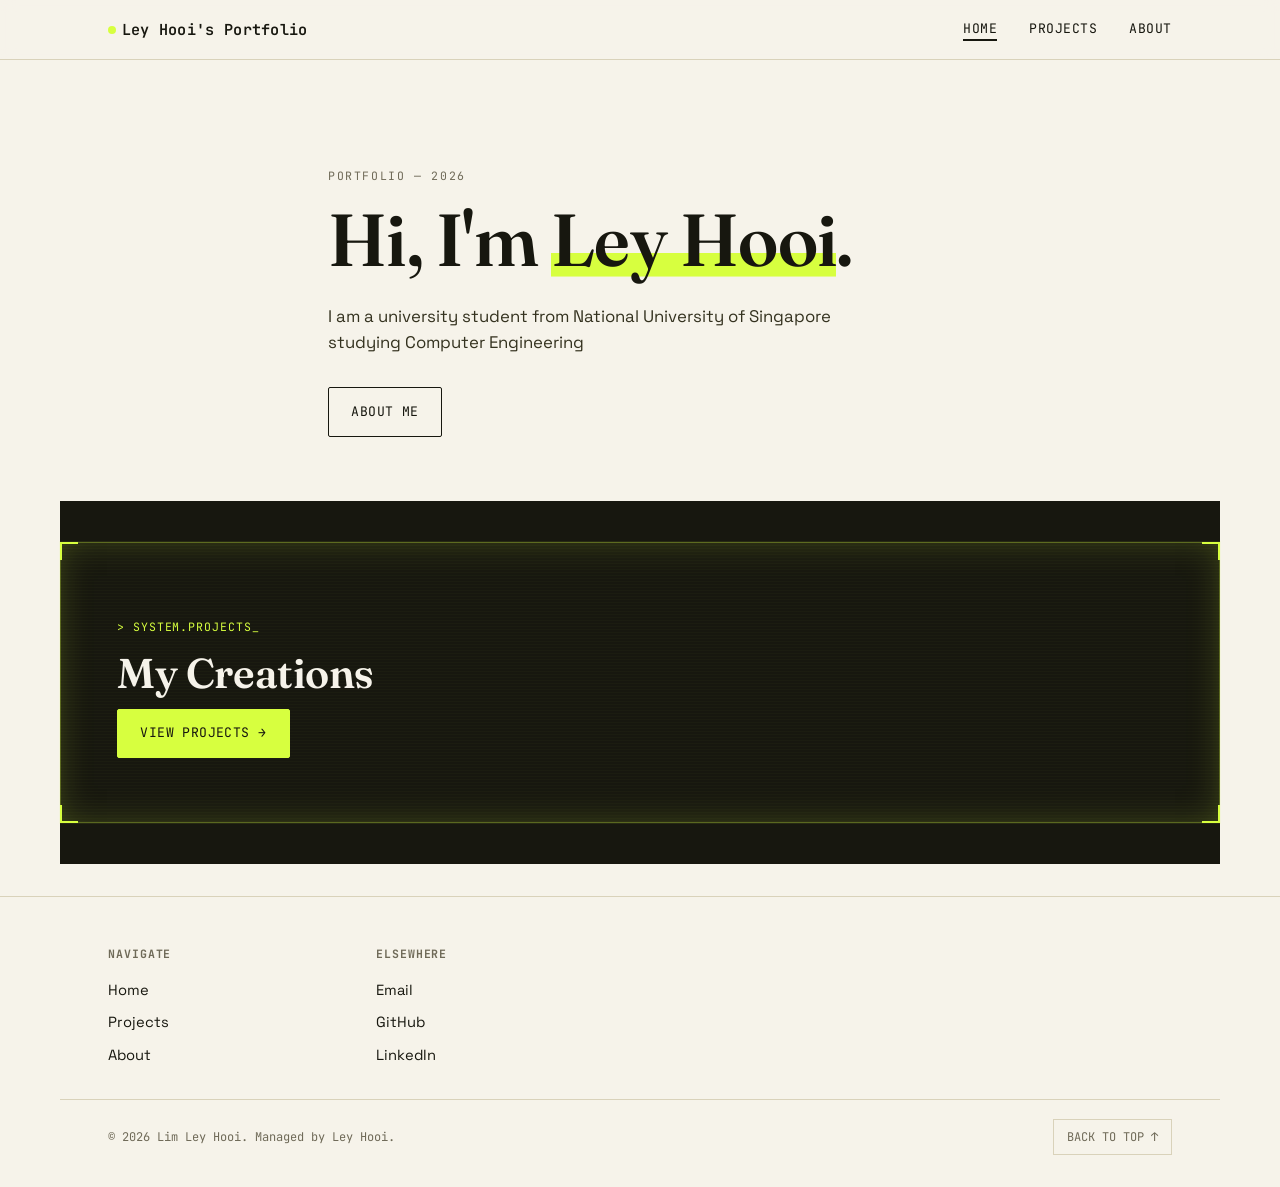
<file: index.html>
<!DOCTYPE html>
<html lang="en">
<head>
<meta charset="UTF-8" />
<meta name="viewport" content="width=device-width, initial-scale=1.0" />
<title>Ley Hooi's Portfolio</title>
<meta name="description" content="Portfolio of [Your Name], [your field/role]." />
<link rel="preconnect" href="https://fonts.googleapis.com">
<link rel="preconnect" href="https://fonts.gstatic.com" crossorigin>
<link href="https://fonts.googleapis.com/css2?family=Fraunces:opsz,wght@9..144,500;9..144,600&family=Space+Grotesk:wght@400;500;600&family=JetBrains+Mono:wght@400;500&display=swap" rel="stylesheet">
<link rel="stylesheet" href="styles.css" />
</head>
<body>

<header class="site-header">
  <nav class="nav">
    <a href="index.html" class="nav-mark"><span class="dot"></span>Ley Hooi's Portfolio</a>
    <button class="nav-toggle" aria-label="Toggle navigation" aria-expanded="false">MENU</button>
    <ul class="nav-links">
      <li><a href="index.html" aria-current="page">Home</a></li>
      <li><a href="projects.html">Projects</a></li>
      <li><a href="about.html">About</a></li>
    </ul>
  </nav>
</header>

<main>
  <section class="hero hero-solo">
    <p class="eyebrow">Portfolio — 2026</p>
    <h1>Hi, I'm <span class="accent-underline">Ley Hooi</span>.</h1>
    <br>
    <p class="lede">
      I am a university student from National University of Singapore studying Computer Engineering
    </p>
    <div class="hero-actions">
      
      <a href="about.html" class="btn btn-ghost">About me</a>
    </div>
  </section>

<section class="section project-teaser sci-fi" id="featured">
    <div class="teaser-inner">
      <div class="teaser-frame">
        <span class="teaser-corner tl"></span>
        <span class="teaser-corner tr"></span>
        <span class="teaser-corner bl"></span>
        <span class="teaser-corner br"></span>

        <p class="eyebrow terminal-line">&gt; SYSTEM.PROJECTS<span class="cursor">_</span></p>
        <h2>My Creations</h2>
       
        <a href="projects.html" class="btn btn-solid">View projects →</a>
      </div>
    </div>
</section>
</main>

<footer class="site-footer">
  <div class="footer-inner">
    <div>
      <h4>Navigate</h4>
      <ul>
        <li><a href="index.html">Home</a></li>
        <li><a href="projects.html">Projects</a></li>
        <li><a href="about.html">About</a></li>
      </ul>
    </div>
    <div>
      <h4>Elsewhere</h4>
      <ul>
        <li><a href="mailto:leyhooi_lim@u.nus.edu">Email</a></li>
        <li><a href="https://github.com/lhlim88">GitHub</a></li>
        <li><a href="https://www.linkedin.com/in/leyhooi-lim-965a4a322/">LinkedIn</a></li>
      </ul>
    </div>
  </div>
  <div class="footer-bottom">
    <span>© <span data-year>2026</span> Lim Ley Hooi. Managed by Ley Hooi.</span>
    <a href="#top" class="back-to-top">Back to top ↑</a>
  </div>
</footer>

<script src="script.js"></script>
</body>
</html>
</file>
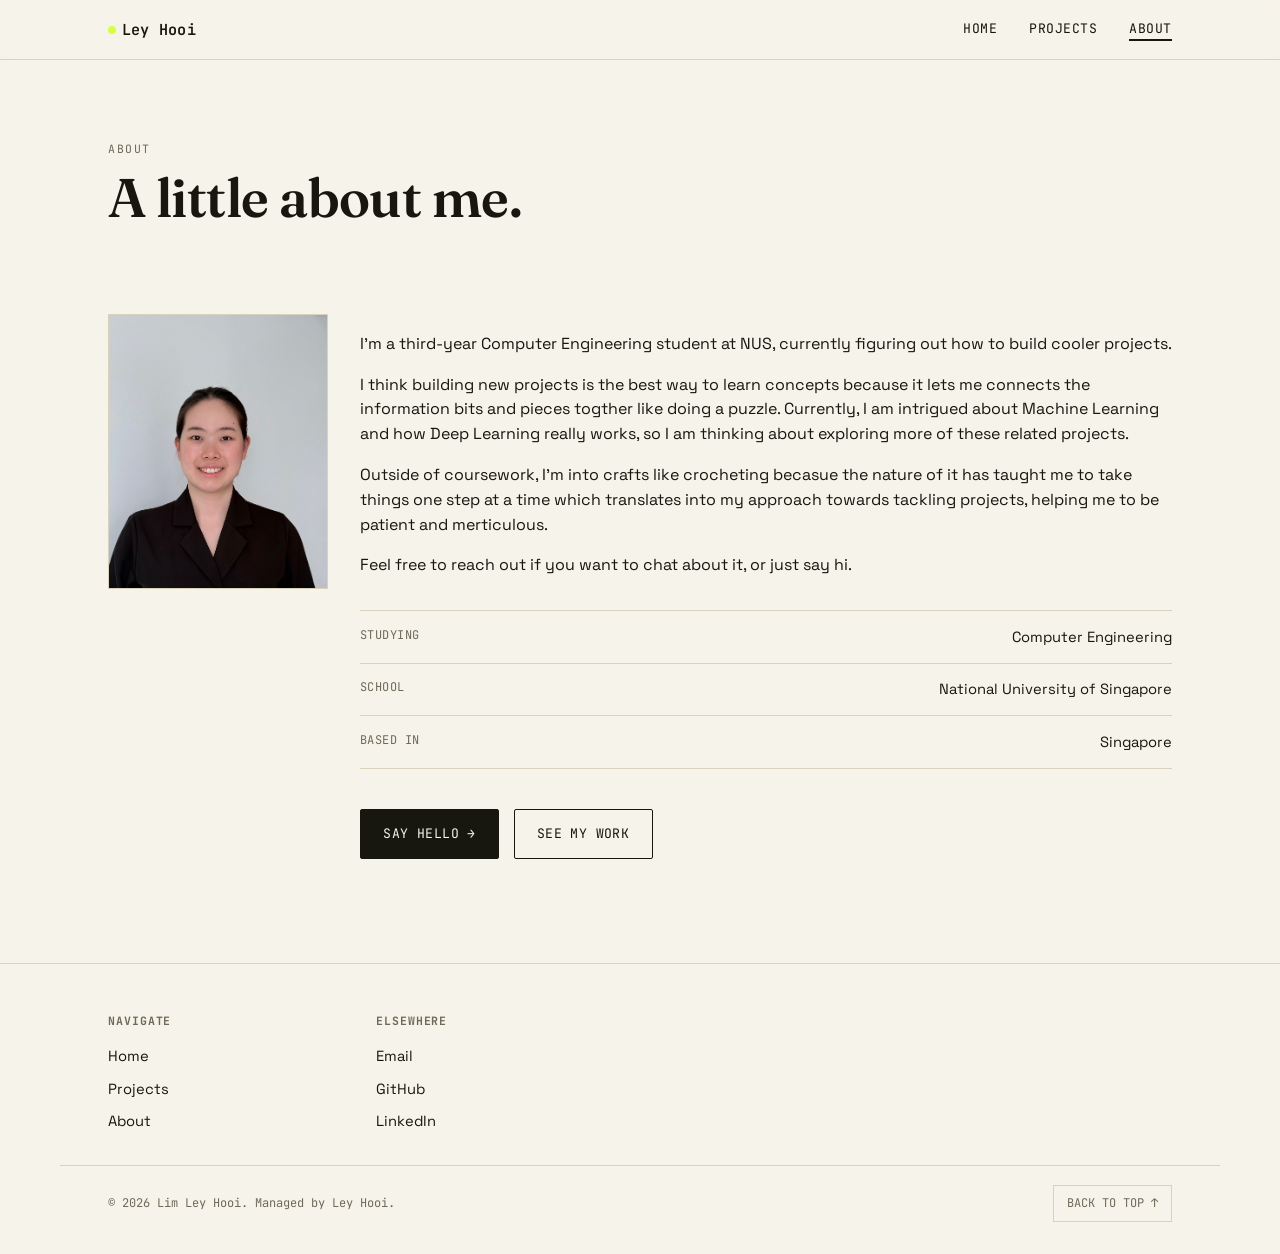
<file: about.html>
<!DOCTYPE html>
<html lang="en">
<head>
<meta charset="UTF-8" />
<meta name="viewport" content="width=device-width, initial-scale=1.0" />
<title>About Ley Hooi</title>
<link rel="preconnect" href="https://fonts.googleapis.com">
<link rel="preconnect" href="https://fonts.gstatic.com" crossorigin>
<link href="https://fonts.googleapis.com/css2?family=Fraunces:opsz,wght@9..144,500;9..144,600&family=Space+Grotesk:wght@400;500;600&family=JetBrains+Mono:wght@400;500&display=swap" rel="stylesheet">
<link rel="stylesheet" href="styles.css" />
</head>
<body>

<header class="site-header">
  <nav class="nav">
    <a href="index.html" class="nav-mark"><span class="dot"></span>Ley Hooi</a>
    <button class="nav-toggle" aria-label="Toggle navigation" aria-expanded="false">MENU</button>
    <ul class="nav-links">
      <li><a href="index.html">Home</a></li>
      <li><a href="projects.html">Projects</a></li>
      <li><a href="about.html" aria-current="page">About</a></li>
    </ul>
  </nav>
</header>

<main>
  <div class="page-intro">
    <p class="eyebrow">About</p>
    <h1>A little about me.</h1>
  </div>

  <section class="section">
    <div class="about-grid">
      <div class="about-portrait">
        <img src="images/portfolio_profile_pic.jpg" alt="Portrait of [Your Name]">
      </div>

      <div>
        <p class="lede" style="font-size: 1.1rem; max-width: 62ch;">
         <p>I'm a third-year Computer Engineering student at NUS, currently figuring out how to build cooler projects.
        </p> 
        <p>
          I think building new projects is the best way to learn concepts because it lets me connects the information bits and pieces togther like doing a puzzle. Currently, I am
          intrigued about Machine Learning and how Deep Learning really works, so I am thinking about exploring more of these related projects.
        </p>
        <p>
          Outside of coursework, I'm into crafts like crocheting becasue the nature of it has taught me to take things one step at a time which translates into my approach towards tackling projects, helping me to be patient and merticulous. 
        </p>
        <p>
          Feel free to reach out if you want to chat about it, or just say hi.
        </p>

        <ul class="fact-list">
          <li><span class="label">Studying</span><span>Computer Engineering</span></li>
          <li><span class="label">School</span><span>National University of Singapore</span></li>
          <li><span class="label">Based in</span><span>Singapore</span></li>
          
        </ul>

       

        <div class="hero-actions" style="margin-top: 2.5rem;">
          <a href="mailto:leyhooi_lim@u.nus.edu" class="btn btn-solid">Say hello →</a>
          <a href="projects.html" class="btn btn-ghost">See my work</a>
        </div>
      </div>
    </div>
  </section>
</main>

<footer class="site-footer">
  <div class="footer-inner">
    <div>
      <h4>Navigate</h4>
      <ul>
        <li><a href="index.html">Home</a></li>
        <li><a href="projects.html">Projects</a></li>
        <li><a href="about.html">About</a></li>
      </ul>
    </div>
    <div>
      <h4>Elsewhere</h4>
      <ul>
        <li><a href="mailto:leyhooi_lim@u.nus.edu">Email</a></li>
        <li><a href="https://github.com/lhlim88">GitHub</a></li>
        <li><a href="https://www.linkedin.com/in/leyhooi-lim-965a4a322/">LinkedIn</a></li>
      </ul>
    </div>
  </div>
  <div class="footer-bottom">
    <span>© <span data-year>2026</span> Lim Ley Hooi. Managed by Ley Hooi.</span>
    <a href="#top" class="back-to-top">Back to top ↑</a>
  </div>
</footer>

<script src="script.js"></script>
</body>
</html>
</file>
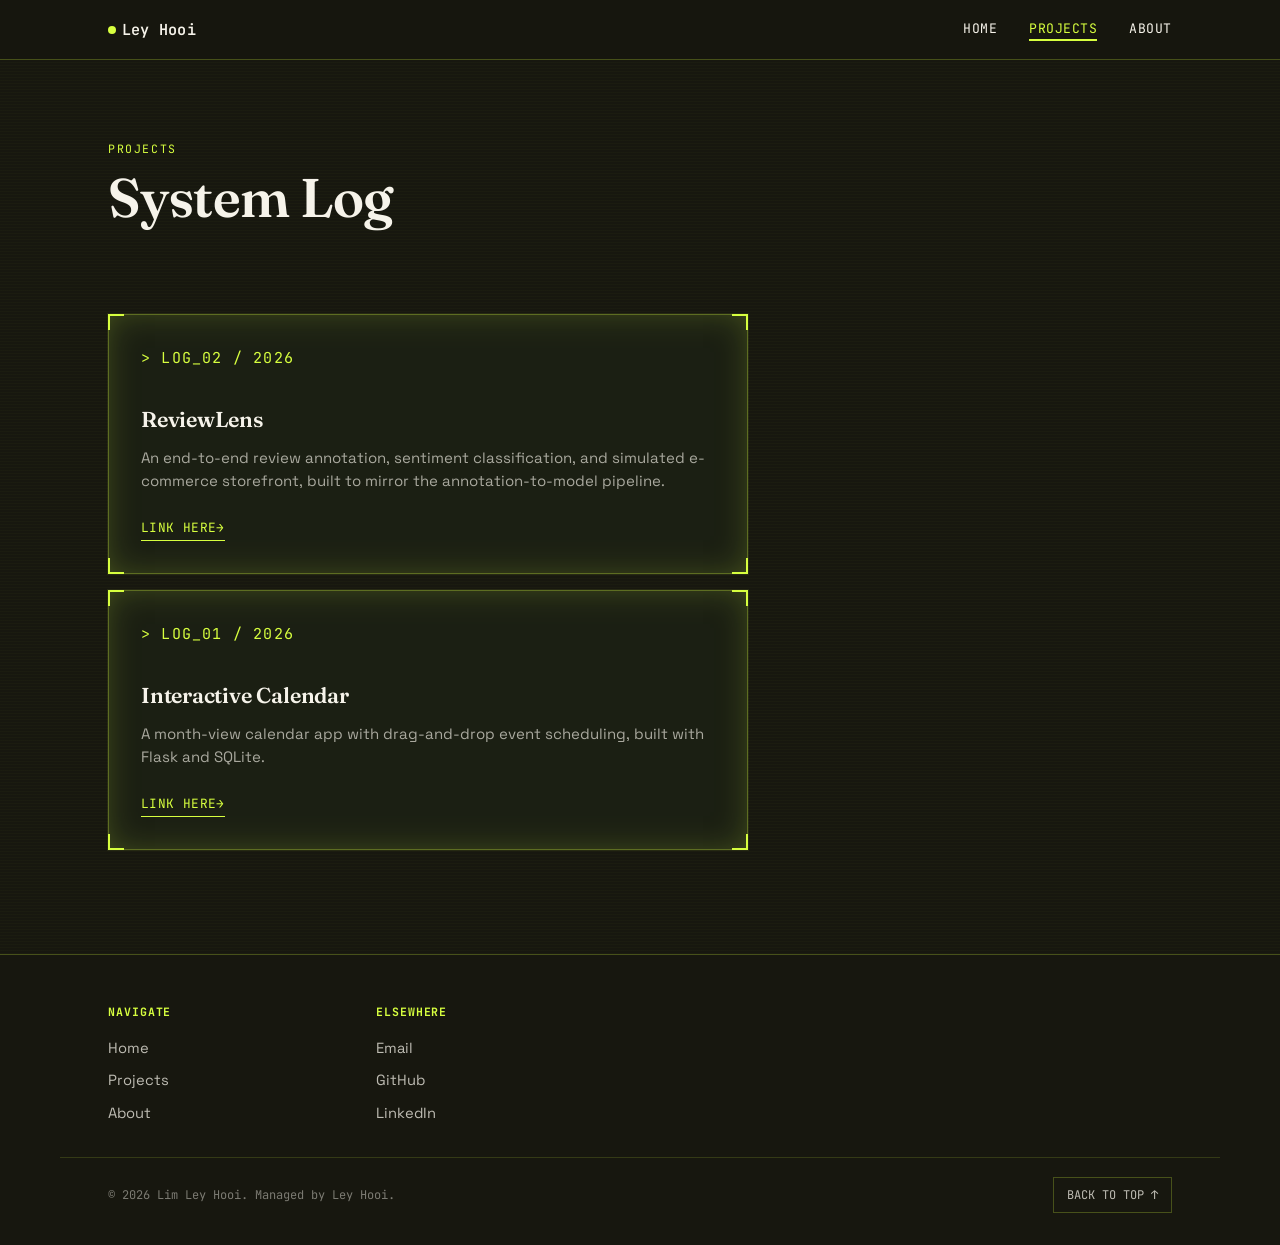
<file: projects.html>
<!DOCTYPE html>
<html lang="en">
<head>
<meta charset="UTF-8" />
<meta name="viewport" content="width=device-width, initial-scale=1.0" />
<title>Projects</title>
<link rel="preconnect" href="https://fonts.googleapis.com">
<link rel="preconnect" href="https://fonts.gstatic.com" crossorigin>
<link href="https://fonts.googleapis.com/css2?family=Fraunces:opsz,wght@9..144,500;9..144,600&family=Space+Grotesk:wght@400;500;600&family=JetBrains+Mono:wght@400;500&display=swap" rel="stylesheet">
<link rel="stylesheet" href="styles.css" />
</head>
<body class="sci-fi-page">

<header class="site-header">
  <nav class="nav">
    <a href="index.html" class="nav-mark"><span class="dot"></span>Ley Hooi</a>
    <button class="nav-toggle" aria-label="Toggle navigation" aria-expanded="false">MENU</button>
    <ul class="nav-links">
      <li><a href="index.html">Home</a></li>
      <li><a href="projects.html" aria-current="page">Projects</a></li>
      <li><a href="about.html">About</a></li>
    </ul>
  </nav>
</header>

<main>
  <div class="page-intro">
    <p class="eyebrow">Projects</p>
    <h1>System Log</h1>
  </div>

  <section class="section">
    
    <div class="project-grid single">
      <article class="card featured-card sci-fi">
        <span class="teaser-corner tl"></span>
        <span class="teaser-corner tr"></span>
        <span class="teaser-corner bl"></span>
        <span class="teaser-corner br"></span>

        <p class="terminal-line index-line">&gt; LOG_02 / 2026</p>
        <h3>ReviewLens</h3>
        <p>
          An end-to-end review annotation, sentiment classification, and simulated
          e-commerce storefront, built to mirror the annotation-to-model pipeline.
        </p>
        <a href="https://github.com/lhlim88/ReviewLens" class="card-link">Link Here→</a>
      </article>
    </div>
    <p>

    </p>
    <div class="project-grid single">
      <article class="card featured-card sci-fi">
        <span class="teaser-corner tl"></span>
        <span class="teaser-corner tr"></span>
        <span class="teaser-corner bl"></span>
        <span class="teaser-corner br"></span>

        <p class="terminal-line index-line">&gt; LOG_01 / 2026</p>
        <h3>Interactive Calendar</h3>
        <p>
          A month-view calendar app with drag-and-drop event scheduling, built with Flask and SQLite. 

        </p>
        <a href="https://github.com/lhlim88/interactive-calendar" class="card-link">Link Here→</a>
      </article>
    </div>
  </section>
</main>

<footer class="site-footer">
  <div class="footer-inner">
    <div>
      <h4>Navigate</h4>
      <ul>
        <li><a href="index.html">Home</a></li>
        <li><a href="projects.html">Projects</a></li>
        <li><a href="about.html">About</a></li>
      </ul>
    </div>
    <div>
      <h4>Elsewhere</h4>
      <ul>
        <li><a href="mailto:leyhooi_lim@u.nus.edu">Email</a></li>
        <li><a href="https://github.com/lhlim88">GitHub</a></li>
        <li><a href="https://www.linkedin.com/in/leyhooi-lim-965a4a322/">LinkedIn</a></li>
      </ul>
    </div>
  </div>
  <div class="footer-bottom">
    <span>© <span data-year>2026</span> Lim Ley Hooi. Managed by Ley Hooi.</span>
    <a href="#top" class="back-to-top">Back to top ↑</a>
  </div>
</footer>

<script src="script.js"></script>
</body>
</html>
</file>
<file: styles.css>
/* ==========================================================================
   Design tokens
   ========================================================================== */
:root {
  --bg: #f6f3ea;
  --panel: #ece5d2;
  --ink: #17170f;
  --muted: #6f6a58;
  --line: #d9d2ba;
  --accent: #d7ff3f;
  --accent-ink: #17170f;

  --font-display: "Fraunces", "Iowan Old Style", serif;
  --font-body: "Space Grotesk", "Helvetica Neue", Arial, sans-serif;
  --font-mono: "JetBrains Mono", "SFMono-Regular", Menlo, monospace;

  --max: 1160px;
  --gutter: clamp(1.25rem, 4vw, 3rem);
  --radius: 2px;
}

* { box-sizing: border-box; }
html { scroll-behavior: smooth; }

@media (prefers-reduced-motion: reduce) {
  html { scroll-behavior: auto; }
  * { animation-duration: 0.01ms !important; animation-iteration-count: 1 !important; transition-duration: 0.01ms !important; }
}

body {
  margin: 0;
  background: var(--bg);
  color: var(--ink);
  font-family: var(--font-body);
  font-size: 16px;
  line-height: 1.55;
  -webkit-font-smoothing: antialiased;
}

img { max-width: 100%; display: block; }
a { color: inherit; text-decoration: none; }

::selection { background: var(--accent); color: var(--accent-ink); }

:focus-visible {
  outline: 2px solid var(--ink);
  outline-offset: 3px;
}

.wrap {
  max-width: var(--max);
  margin: 0 auto;
  padding: 0 var(--gutter);
}

.eyebrow {
  font-family: var(--font-mono);
  font-size: 0.72rem;
  letter-spacing: 0.14em;
  text-transform: uppercase;
  color: var(--muted);
}

h1, h2, h3 {
  font-family: var(--font-display);
  font-weight: 600;
  line-height: 1.05;
  margin: 0;
  letter-spacing: -0.01em;
}

/* ==========================================================================
   Header / nav
   ========================================================================== */
.site-header {
  position: sticky;
  top: 0;
  z-index: 40;
  background: rgba(246, 243, 234, 0.86);
  backdrop-filter: blur(8px);
  border-bottom: 1px solid var(--line);
}

.nav {
  display: flex;
  align-items: center;
  justify-content: space-between;
  padding: 1.1rem var(--gutter);
  max-width: var(--max);
  margin: 0 auto;
}

.nav-mark {
  font-family: var(--font-mono);
  font-size: 0.95rem;
  font-weight: 600;
  letter-spacing: 0.02em;
  display: flex;
  align-items: baseline;
  gap: 0.35rem;
}

.nav-mark .dot {
  width: 8px;
  height: 8px;
  background: var(--accent);
  border-radius: 50%;
  display: inline-block;
  transform: translateY(-1px);
}

.nav-links {
  display: flex;
  gap: 2rem;
  list-style: none;
  margin: 0;
  padding: 0;
  font-family: var(--font-mono);
  font-size: 0.82rem;
  letter-spacing: 0.04em;
  text-transform: uppercase;
}

.nav-links a {
  position: relative;
  padding-bottom: 4px;
}

.nav-links a::after {
  content: "";
  position: absolute;
  left: 0; right: 0; bottom: 0;
  height: 2px;
  background: var(--ink);
  transform: scaleX(0);
  transform-origin: left;
  transition: transform 0.25s ease;
}

.nav-links a:hover::after,
.nav-links a[aria-current="page"]::after {
  transform: scaleX(1);
}

.nav-links a[aria-current="page"] { color: var(--ink); }

.nav-toggle {
  display: none;
  background: none;
  border: 1px solid var(--line);
  padding: 0.5rem 0.7rem;
  font-family: var(--font-mono);
  font-size: 0.8rem;
  cursor: pointer;
}

/* ==========================================================================
   Hero
   ========================================================================== */
.hero {
  padding: clamp(3rem, 8vw, 6rem) var(--gutter) clamp(2.5rem, 6vw, 4rem);
  max-width: var(--max);
  margin: 0 auto;
}

.hero-solo {
  max-width: 720px;
}

.hero .eyebrow { margin-bottom: 1rem; }

.hero h1 {
  font-size: clamp(2.6rem, 6vw, 4.6rem);
}

.hero h1 .accent-underline {
  background-image: linear-gradient(var(--accent), var(--accent));
  background-repeat: no-repeat;
  background-size: 100% 0.32em;
  background-position: 0 88%;
}

.hero .role {
  font-family: var(--font-mono);
  font-size: 0.95rem;
  color: var(--muted);
  margin: 1.1rem 0 1.4rem;
}

.hero p.lede {
  max-width: 46ch;
  font-size: 1.05rem;
  color: #34321f;
  margin: 0 0 2rem;
}

.hero-actions {
  display: flex;
  gap: 0.9rem;
  flex-wrap: wrap;
}

.btn {
  font-family: var(--font-mono);
  font-size: 0.82rem;
  letter-spacing: 0.03em;
  text-transform: uppercase;
  padding: 0.85rem 1.4rem;
  border-radius: var(--radius);
  border: 1px solid var(--ink);
  display: inline-flex;
  align-items: center;
  gap: 0.5rem;
  transition: transform 0.15s ease, background 0.15s ease, color 0.15s ease;
}

.btn-solid {
  background: var(--ink);
  color: var(--bg);
}
.btn-solid:hover { background: var(--accent); color: var(--accent-ink); border-color: var(--accent); transform: translateY(-2px); }

.btn-ghost {
  background: transparent;
  color: var(--ink);
}
.btn-ghost:hover { background: var(--ink); color: var(--bg); transform: translateY(-2px); }

/* project teaser (home page — no portrait, just a pointer to the work) */
.project-teaser {
  border-top: 1px solid var(--line);
  border-bottom: 1px solid var(--line);
  background: var(--panel);
}

.teaser-inner {
  display: block;
}

.monogram-small {
  font-family: var(--font-display);
  font-size: clamp(3.5rem, 8vw, 6rem);
  line-height: 1;
  color: transparent;
  -webkit-text-stroke: 1.5px var(--ink);
  user-select: none;
}

.teaser-inner h2 {
  font-size: clamp(1.8rem, 3.6vw, 2.6rem);
  margin: 0.4rem 0 0.8rem;
  max-width: 20ch;
}

/* portrait + monogram signature (about page) */
.hero-portrait {
  position: relative;
  aspect-ratio: 4 / 5;
}

.hero-portrait .monogram {
  position: absolute;
  inset: -8% -12% auto auto;
  width: 62%;
  aspect-ratio: 1;
  font-family: var(--font-display);
  font-size: 11rem;
  line-height: 1;
  color: transparent;
  -webkit-text-stroke: 1.5px var(--ink);
  display: flex;
  align-items: flex-start;
  justify-content: flex-end;
  opacity: 0.9;
  pointer-events: none;
  user-select: none;
  z-index: 0;
}

.hero-portrait .frame {
  position: relative;
  z-index: 1;
  width: 86%;
  height: 92%;
  margin-left: 8%;
  margin-top: 10%;
  background: var(--panel);
  border: 1px solid var(--line);
  overflow: hidden;
  display: flex;
  align-items: center;
  justify-content: center;
}

.hero-portrait .frame img {
  width: 100%;
  height: 100%;
  object-fit: cover;
}

.hero-portrait .frame .placeholder-text {
  font-family: var(--font-mono);
  font-size: 0.78rem;
  color: var(--muted);
  text-align: center;
  padding: 1.5rem;
}

/* ==========================================================================
   Section scaffolding
   ========================================================================== */
.section {
  padding: clamp(2.5rem, 6vw, 4.5rem) var(--gutter);
  max-width: var(--max);
  margin: 0 auto;
}

.section-head {
  display: flex;
  justify-content: space-between;
  align-items: flex-end;
  gap: 1.5rem;
  flex-wrap: wrap;
  border-bottom: 1px solid var(--line);
  padding-bottom: 1.2rem;
  margin-bottom: 2.2rem;
}

.section-head h2 {
  font-size: clamp(1.7rem, 3.4vw, 2.4rem);
}

.section-head .see-all {
  font-family: var(--font-mono);
  font-size: 0.8rem;
  text-transform: uppercase;
  letter-spacing: 0.04em;
  border-bottom: 1px solid var(--ink);
  padding-bottom: 2px;
}

.section-head .see-all:hover { color: var(--muted); border-color: var(--muted); }

/* ==========================================================================
   Project cards
   ========================================================================== */
.project-grid {
  display: grid;
  grid-template-columns: repeat(3, 1fr);
  gap: 1.5rem;
}

.project-grid.full { grid-template-columns: repeat(2, 1fr); }
.project-grid.single { grid-template-columns: 1fr; max-width: 640px; }

.featured-card { min-height: 0; }
.featured-card p { max-width: 60ch; }

.more-soon {
  font-family: var(--font-mono);
  font-size: 0.8rem;
  color: var(--muted);
  margin-top: 2rem;
}

.card {
  background: var(--panel);
  border: 1px solid var(--line);
  padding: 1.5rem;
  display: flex;
  flex-direction: column;
  gap: 0.9rem;
  min-height: 260px;
  transition: opacity 0.5s ease, transform 0.5s ease;
}

.card.pre-reveal {
  opacity: 0;
  transform: translateY(14px);
}

.card.pre-reveal.is-visible { opacity: 1; transform: translateY(0); }

.card .index {
  font-family: var(--font-mono);
  font-size: 0.75rem;
  color: var(--muted);
}

.card h3 {
  font-size: 1.35rem;
}

.card p {
  color: #3d3a29;
  font-size: 0.94rem;
  margin: 0;
  flex-grow: 1;
}

.tag-row {
  display: flex;
  gap: 0.5rem;
  flex-wrap: wrap;
}

.tag {
  font-family: var(--font-mono);
  font-size: 0.7rem;
  letter-spacing: 0.03em;
  text-transform: uppercase;
  border: 1px solid var(--line);
  padding: 0.25rem 0.55rem;
  color: var(--muted);
}

.card-link {
  font-family: var(--font-mono);
  font-size: 0.8rem;
  text-transform: uppercase;
  letter-spacing: 0.03em;
  border-bottom: 1px solid var(--ink);
  align-self: flex-start;
  padding-bottom: 2px;
}
.card-link:hover { color: var(--muted); border-color: var(--muted); }

/* ==========================================================================
   About page bits
   ========================================================================== */
.about-grid {
  display: grid;
  grid-template-columns: minmax(160px, 220px) 1fr;
  gap: clamp(1.25rem, 3vw, 2rem);
  align-items: start;
}

.about-portrait {
  background: var(--panel);
  border: 1px solid var(--line);
  aspect-ratio: 4 / 5;
  width: 100%;
  display: flex;
  align-items: center;
  justify-content: center;
}

.about-portrait img {
  width: 100%;
  height: 100%;
  object-fit: cover;
  object-position: center 25%;
}

.fact-list {
  list-style: none;
  margin: 2rem 0 0;
  padding: 0;
  border-top: 1px solid var(--line);
}

.fact-list li {
  display: flex;
  justify-content: space-between;
  padding: 0.9rem 0;
  border-bottom: 1px solid var(--line);
  font-size: 0.92rem;
}

.fact-list .label {
  font-family: var(--font-mono);
  font-size: 0.75rem;
  text-transform: uppercase;
  letter-spacing: 0.04em;
  color: var(--muted);
}

.skill-cloud {
  display: flex;
  flex-wrap: wrap;
  gap: 0.6rem;
  margin-top: 1rem;
}

.skill-cloud .tag { color: var(--ink); }

/* ==========================================================================
   Footer
   ========================================================================== */
.site-footer {
  border-top: 1px solid var(--line);
  margin-top: 2rem;
}

.footer-inner {
  max-width: var(--max);
  margin: 0 auto;
  padding: 3rem var(--gutter) 2rem;
  display: grid;
  grid-template-columns: repeat(2, minmax(140px, 220px));
  gap: 3rem;
}

.footer-inner h4 {
  font-family: var(--font-mono);
  font-size: 0.72rem;
  text-transform: uppercase;
  letter-spacing: 0.08em;
  color: var(--muted);
  margin: 0 0 1rem;
}

.footer-inner ul {
  list-style: none;
  margin: 0;
  padding: 0;
  display: flex;
  flex-direction: column;
  gap: 0.6rem;
  font-size: 0.92rem;
}

.footer-cta {
  font-family: var(--font-display);
  font-size: clamp(1.6rem, 3vw, 2.2rem);
  max-width: 20ch;
}

.footer-bottom {
  max-width: var(--max);
  margin: 0 auto;
  padding: 1.2rem var(--gutter) 2rem;
  display: flex;
  justify-content: space-between;
  align-items: center;
  font-family: var(--font-mono);
  font-size: 0.75rem;
  color: var(--muted);
  border-top: 1px solid var(--line);
}

.back-to-top {
  font-family: var(--font-mono);
  font-size: 0.75rem;
  text-transform: uppercase;
  border: 1px solid var(--line);
  padding: 0.5rem 0.8rem;
}
.back-to-top:hover { border-color: var(--ink); }

/* ==========================================================================
   Page intro (projects/about headers)
   ========================================================================== */
.page-intro {
  padding: clamp(2.5rem, 6vw, 4rem) var(--gutter) 1rem;
  max-width: var(--max);
  margin: 0 auto;
}

.page-intro h1 { font-size: clamp(2.2rem, 5vw, 3.4rem); }
.page-intro p { max-width: 56ch; color: var(--muted); margin-top: 1rem; }

/* ==========================================================================
   Responsive
   ========================================================================== */
@media (max-width: 860px) {
  .teaser-inner { grid-template-columns: 1fr; text-align: left; }
  .about-grid { grid-template-columns: 1fr; }
  .project-grid, .project-grid.full { grid-template-columns: 1fr 1fr; }
  .footer-inner { grid-template-columns: 1fr; }
}

@media (max-width: 620px) {
  .nav-links {
    position: absolute;
    top: 100%; left: 0; right: 0;
    background: var(--bg);
    border-bottom: 1px solid var(--line);
    flex-direction: column;
    gap: 0;
    padding: 0.5rem var(--gutter) 1rem;
    display: none;
  }
  .nav-links.is-open { display: flex; }
  .nav-links li { border-bottom: 1px solid var(--line); padding: 0.8rem 0; }
  .nav-toggle { display: block; }
  .project-grid, .project-grid.full { grid-template-columns: 1fr; }
  .hero-actions { flex-direction: column; align-items: stretch; }
  .btn { justify-content: center; }
}

/* sci-fi project teaser */
.project-teaser.sci-fi {
  background: var(--ink);
  border-top: 1px solid var(--ink);
  border-bottom: 1px solid var(--ink);
  padding: 0;
}

.teaser-frame {
  position: relative;
  padding: clamp(2.5rem, 6vw, 4rem) clamp(2rem, 5vw, 3.5rem);
  border: 1px solid rgba(215, 255, 63, 0.35);
  margin: clamp(1.5rem, 4vw, 2.5rem) 0;
  background:
    repeating-linear-gradient(
      0deg,
      rgba(215, 255, 63, 0.025) 0px,
      rgba(215, 255, 63, 0.025) 1px,
      transparent 1px,
      transparent 3px
    );
  box-shadow: 0 0 0 1px rgba(215, 255, 63, 0.08), 0 0 40px -12px rgba(215, 255, 63, 0.35) inset;
}

.teaser-corner {
  position: absolute;
  width: 18px;
  height: 18px;
  border: 2px solid var(--accent);
}
.teaser-corner.tl { top: -1px; left: -1px; border-right: none; border-bottom: none; }
.teaser-corner.tr { top: -1px; right: -1px; border-left: none; border-bottom: none; }
.teaser-corner.bl { bottom: -1px; left: -1px; border-right: none; border-top: none; }
.teaser-corner.br { bottom: -1px; right: -1px; border-left: none; border-top: none; }

.terminal-line {
  color: var(--accent) !important;
  font-family: var(--font-mono);
  letter-spacing: 0.08em;
  margin-bottom: 1rem !important;
}

.cursor {
  display: inline-block;
  animation: blink 1s steps(1) infinite;
}

@keyframes blink {
  50% { opacity: 0; }
}

.project-teaser.sci-fi h2 {
  color: var(--bg);
  font-size: clamp(1.8rem, 3.6vw, 2.6rem);
  margin: 0.4rem 0 0.8rem;
  max-width: 20ch;
}

.project-teaser.sci-fi .lede {
  color: rgba(246, 243, 234, 0.65) !important;
}

.project-teaser.sci-fi .btn-solid {
  background: var(--accent);
  color: var(--ink);
  border-color: var(--accent);
}
.project-teaser.sci-fi .btn-solid:hover {
  background: transparent;
  color: var(--accent);
  box-shadow: 0 0 16px rgba(215, 255, 63, 0.5);
}

@media (prefers-reduced-motion: reduce) {
  .cursor { animation: none; }
}

/* sci-fi project cards */
.card.sci-fi {
  position: relative;
  background: var(--ink);
  border: 1px solid rgba(215, 255, 63, 0.35);
  background-image:
    repeating-linear-gradient(
      0deg,
      rgba(215, 255, 63, 0.025) 0px,
      rgba(215, 255, 63, 0.025) 1px,
      transparent 1px,
      transparent 3px
    );
  box-shadow: 0 0 0 1px rgba(215, 255, 63, 0.08), 0 0 40px -12px rgba(215, 255, 63, 0.35) inset;
  padding: 2rem;
}

.card.sci-fi .teaser-corner {
  position: absolute;
  width: 16px;
  height: 16px;
  border: 2px solid var(--accent);
}
.card.sci-fi .teaser-corner.tl { top: -1px; left: -1px; border-right: none; border-bottom: none; }
.card.sci-fi .teaser-corner.tr { top: -1px; right: -1px; border-left: none; border-bottom: none; }
.card.sci-fi .teaser-corner.bl { bottom: -1px; left: -1px; border-right: none; border-top: none; }
.card.sci-fi .teaser-corner.br { bottom: -1px; right: -1px; border-left: none; border-top: none; }

.card.sci-fi .index-line {
  margin: 0 0 0.75rem !important;
}

.card.sci-fi h3 {
  color: var(--bg);
}

.card.sci-fi p:not(.terminal-line) {
  color: rgba(246, 243, 234, 0.65);
}

.card.sci-fi .card-link {
  color: var(--accent);
  border-bottom-color: var(--accent);
}
.card.sci-fi .card-link:hover {
  color: var(--bg);
  border-color: var(--bg);
}

/* whole-page sci-fi theme, scoped to body.sci-fi-page */
body.sci-fi-page {
  background: var(--ink);
  background-image:
    repeating-linear-gradient(
      0deg,
      rgba(215, 255, 63, 0.02) 0px,
      rgba(215, 255, 63, 0.02) 1px,
      transparent 1px,
      transparent 3px
    );
}

.sci-fi-page .site-header {
  background: rgba(23, 23, 15, 0.86);
  border-bottom: 1px solid rgba(215, 255, 63, 0.25);
}

.sci-fi-page .nav-mark,
.sci-fi-page .nav-links a {
  color: var(--bg);
}

.sci-fi-page .nav-links a::after {
  background: var(--accent);
}

.sci-fi-page .nav-links a[aria-current="page"] {
  color: var(--accent);
}

.sci-fi-page .nav-toggle {
  color: var(--bg);
  border-color: rgba(215, 255, 63, 0.35);
}

.sci-fi-page .page-intro .eyebrow {
  color: var(--accent);
}

.sci-fi-page .page-intro h1 {
  color: var(--bg);
}

.sci-fi-page .page-intro p {
  color: rgba(246, 243, 234, 0.55);
}

.sci-fi-page .card.sci-fi {
  background: #1b1f13;
}

.sci-fi-page .more-soon {
  color: rgba(246, 243, 234, 0.4);
}

.sci-fi-page .site-footer {
  border-top: 1px solid rgba(215, 255, 63, 0.25);
  background: var(--ink);
}

.sci-fi-page .footer-inner h4 {
  color: var(--accent);
}

.sci-fi-page .footer-inner a {
  color: rgba(246, 243, 234, 0.75);
}

.sci-fi-page .footer-inner a:hover {
  color: var(--accent);
}

.sci-fi-page .footer-bottom {
  border-top: 1px solid rgba(215, 255, 63, 0.15);
  color: rgba(246, 243, 234, 0.45);
}

.sci-fi-page .back-to-top {
  color: rgba(246, 243, 234, 0.75);
  border-color: rgba(215, 255, 63, 0.25);
}
.sci-fi-page .back-to-top:hover {
  border-color: var(--accent);
  color: var(--accent);
}
</file>
